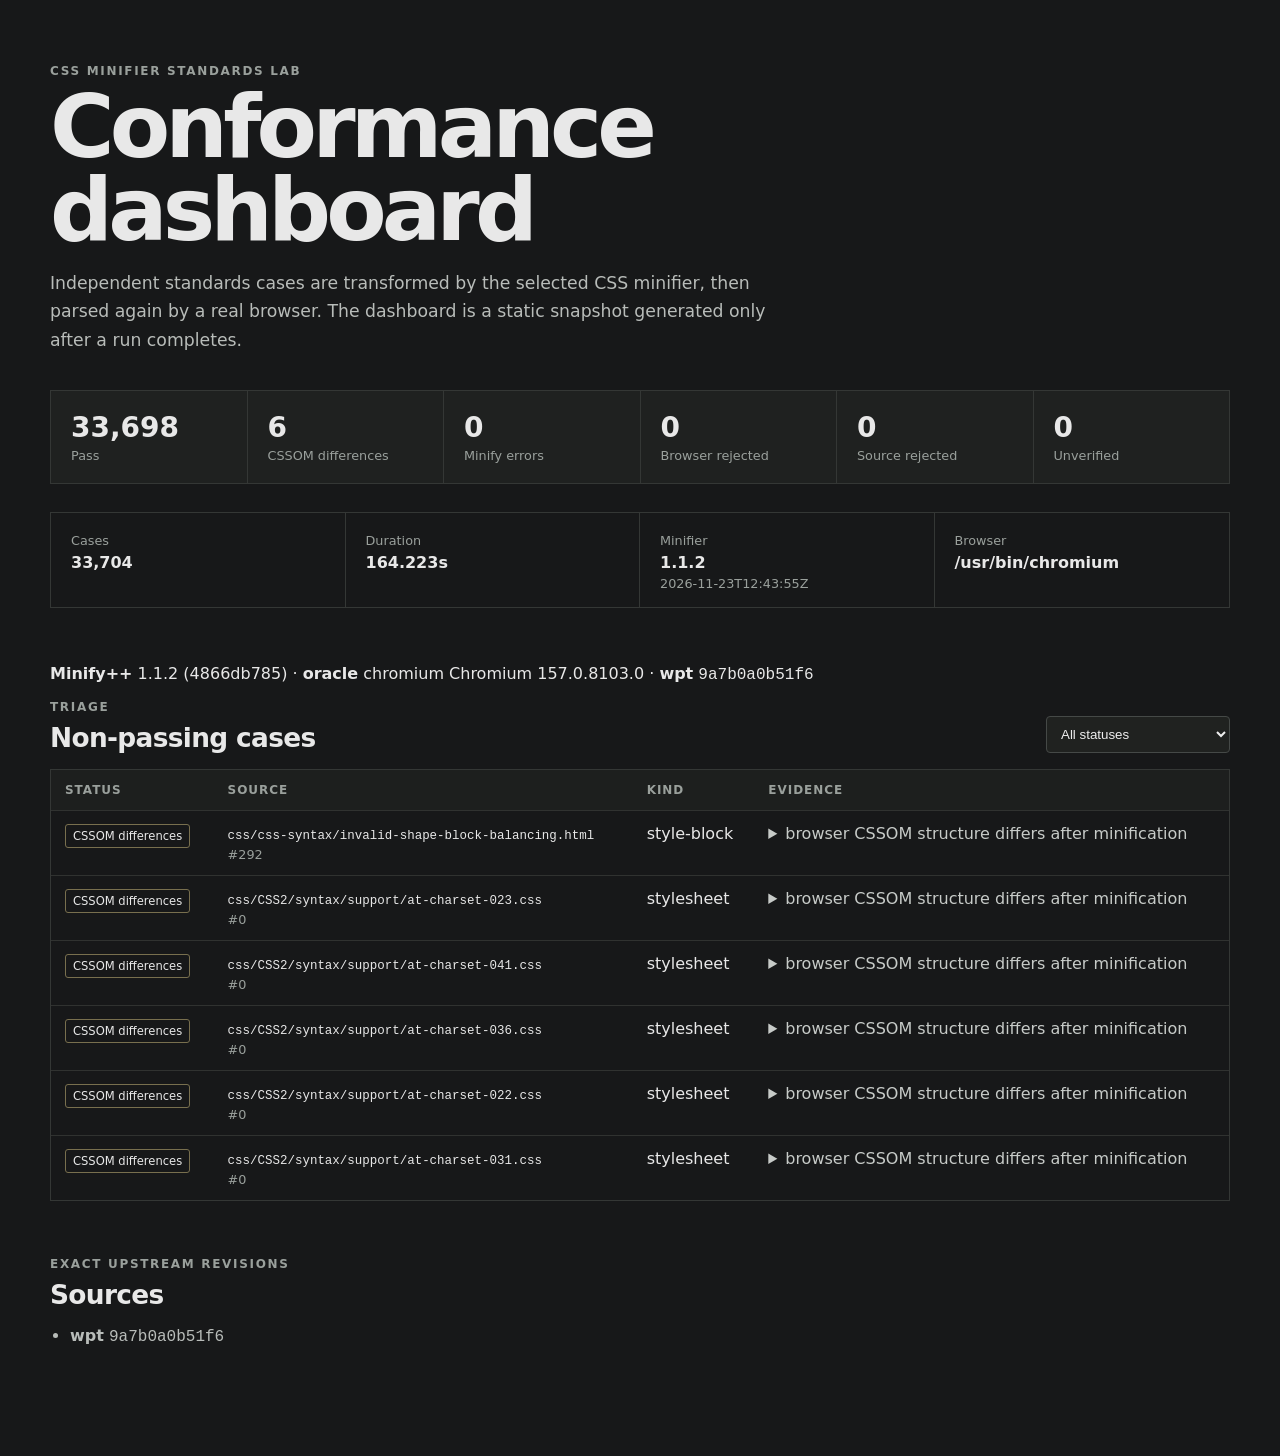
<file: index.html>
<!doctype html>
<html lang="en">
<head>
<meta charset="utf-8">
<meta name="viewport" content="width=device-width, initial-scale=1">
<title>Minify++ Conformance</title>
<meta name="description" content="Standards conformance results for Minify++ against independent web-platform corpora.">
<link rel="stylesheet" href="assets/css/style.css">
<script src="assets/js/script.js" defer></script>
</head>
<body>
<main>
<header class="hero">
<p class="eyebrow">CSS minifier standards lab</p>
<h1>Conformance dashboard</h1>
<p class="lede">Independent standards cases are transformed by the selected CSS minifier, then parsed again by a real browser. The dashboard is a static snapshot generated only after a run completes.</p>
</header>
<section class="metrics"><div class="metric"><strong>33,698</strong><span>Pass</span></div><div class="metric"><strong>6</strong><span>CSSOM differences</span></div><div class="metric"><strong>0</strong><span>Minify errors</span></div><div class="metric"><strong>0</strong><span>Browser rejected</span></div><div class="metric"><strong>0</strong><span>Source rejected</span></div><div class="metric"><strong>0</strong><span>Unverified</span></div></section>
<section class="run-meta"><div><span>Cases</span><strong>33,704</strong></div><div><span>Duration</span><strong>164.223s</strong></div><div><span>Minifier</span><strong>1.1.2</strong><span>2026-11-23T12:43:55Z</span></div><div><span>Browser</span><strong>/usr/bin/chromium</strong></div></section><p class="provenance"><strong>Minify++</strong> 1.1.2 (4866db785) &middot; <strong>oracle</strong> chromium Chromium 157.0.8103.0 &middot; <strong>wpt</strong> <code>9a7b0a0b51f6</code></p>
<section>
<div class="section-head"><div><p class="eyebrow">Triage</p><h2>Non-passing cases</h2></div><select id="status-filter" aria-label="Filter failures"><option value="all">All statuses</option><option value="cssom-difference">CSSOM differences</option><option value="minify-error">Minify errors</option><option value="browser-rejected">Browser rejected</option><option value="source-rejected">Source rejected</option><option value="unverified">Unverified</option></select></div>
<div class="table-wrap"><table><thead><tr><th>Status</th><th>Source</th><th>Kind</th><th>Evidence</th></tr></thead><tbody id="cases"><tr data-status="cssom-difference">
<td><span class="status cssom-difference">CSSOM differences</span></td>
<td><code>css/css-syntax/invalid-shape-block-balancing.html</code><small>#292</small></td>
<td>style-block</td>
<td><details><summary>browser CSSOM structure differs after minification</summary><h4>Input</h4><pre><code>
  div { color: red; }
  .foo { clip-path: shape(from 0 0, foo()); }
  .green { color: green; }
</code></pre><h4>Output</h4><pre><code>div{color:red;}.foo{clip-path:shape(from 0 0,foo());}.green{color:green;}</code></pre><h4>Browser CSSOM - input</h4><pre><code>div { color: red; }
.foo { }
.green { color: green; }</code></pre><h4>Browser CSSOM - output</h4><pre><code>div { color: red; }
.foo { }</code></pre></details></td>
</tr><tr data-status="cssom-difference">
<td><span class="status cssom-difference">CSSOM differences</span></td>
<td><code>css/CSS2/syntax/support/at-charset-023.css</code><small>#0</small></td>
<td>stylesheet</td>
<td><details><summary>browser CSSOM structure differs after minification</summary><h4>Input</h4><pre><code> ﻿ . 平 和 ,   # d i v 2  
 {  
         c o l o r :   g r e e n ;  
 }</code></pre><h4>Output</h4><pre><code> ﻿ . 平 和 ,  # d i v 2   {       c o l o r :  g r e e n ;   }</code></pre><h4>Browser CSSOM - input</h4><pre><code>�﻿�.�平�和�, � �#�d�i�v�2� � � { }</code></pre><h4>Browser CSSOM - output</h4><pre><code>�﻿�.�平�和�, ��#�d�i�v�2��� { }</code></pre></details></td>
</tr><tr data-status="cssom-difference">
<td><span class="status cssom-difference">CSSOM differences</span></td>
<td><code>css/CSS2/syntax/support/at-charset-041.css</code><small>#0</small></td>
<td>stylesheet</td>
<td><details><summary>browser CSSOM structure differs after minification</summary><h4>Input</h4><pre><code>&#64; c h a r s e t   &quot; U T F - 1 6 &quot; ;  
 . 星 期 二 价 泌 ,   # d i v 1  
 {  
         c o l o r :   r e d ;  
 } </code></pre><h4>Output</h4><pre><code>&#64; c h a r s e t  &quot; U T F - 1 6 &quot; ;   . 星 期 二 价 泌 ,  # d i v 1   {       c o l o r :  r e d ;   } </code></pre><h4>Browser CSSOM - input</h4><pre><code>� � �.�星�期�二�价�泌�, � �#�d�i�v�1� � � { }</code></pre><h4>Browser CSSOM - output</h4><pre><code>���.�星�期�二�价�泌�, ��#�d�i�v�1��� { }</code></pre></details></td>
</tr><tr data-status="cssom-difference">
<td><span class="status cssom-difference">CSSOM differences</span></td>
<td><code>css/CSS2/syntax/support/at-charset-036.css</code><small>#0</small></td>
<td>stylesheet</td>
<td><details><summary>browser CSSOM structure differs after minification</summary><h4>Input</h4><pre><code> . 平 和 , # d i v 2  
 {  
         c o l o r :   r e d ;  
 }</code></pre><h4>Output</h4><pre><code> . 平 和 , # d i v 2   {       c o l o r :  r e d ;   }</code></pre><h4>Browser CSSOM - input</h4><pre><code>�.�平�和�, �#�d�i�v�2� � � { }</code></pre><h4>Browser CSSOM - output</h4><pre><code>�.�平�和�, �#�d�i�v�2��� { }</code></pre></details></td>
</tr><tr data-status="cssom-difference">
<td><span class="status cssom-difference">CSSOM differences</span></td>
<td><code>css/CSS2/syntax/support/at-charset-022.css</code><small>#0</small></td>
<td>stylesheet</td>
<td><details><summary>browser CSSOM structure differs after minification</summary><h4>Input</h4><pre><code> . 平 和 ,   # d i v 2  
 {  
         c o l o r :   g r e e n ;  
 } </code></pre><h4>Output</h4><pre><code> . 平 和 ,  # d i v 2   {       c o l o r :  g r e e n ;   } </code></pre><h4>Browser CSSOM - input</h4><pre><code>�.�平�和�, � �#�d�i�v�2� � � { }</code></pre><h4>Browser CSSOM - output</h4><pre><code>�.�平�和�, ��#�d�i�v�2��� { }</code></pre></details></td>
</tr><tr data-status="cssom-difference">
<td><span class="status cssom-difference">CSSOM differences</span></td>
<td><code>css/CSS2/syntax/support/at-charset-031.css</code><small>#0</small></td>
<td>stylesheet</td>
<td><details><summary>browser CSSOM structure differs after minification</summary><h4>Input</h4><pre><code>&#64; c h a r s e t   &quot; U T F - 3 2 &quot; ;  
 . 星 期 六 吽 ,   # d i v 2  
 {  
         c o l o r :   g r e e n ;  
 } </code></pre><h4>Output</h4><pre><code>&#64; c h a r s e t  &quot; U T F - 3 2 &quot; ;   . 星 期 六 吽 ,  # d i v 2   {       c o l o r :  g r e e n ;   } </code></pre><h4>Browser CSSOM - input</h4><pre><code>� � �.�星�期�六�吽�, � �#�d�i�v�2� � � { }</code></pre><h4>Browser CSSOM - output</h4><pre><code>���.�星�期�六�吽�, ��#�d�i�v�2��� { }</code></pre></details></td>
</tr></tbody></table></div>
</section>
<section class="sources"><p class="eyebrow">Exact upstream revisions</p><h2>Sources</h2><ul><li><strong>wpt</strong> <code>9a7b0a0b51f6</code></li></ul></section>
</main>
</body>
</html>
</file>
<file: assets/css/style.css>
:root{color-scheme:dark;font-family:Inter,ui-sans-serif,system-ui,sans-serif;background:#171819;color:#e8e8e8}*{box-sizing:border-box}body{margin:0;background:#171819;color:#e8e8e8}body>main{width:min(1180px,calc(100% - 32px));margin:0 auto;padding:64px 0 96px}a{color:inherit}.hero{max-width:780px;margin-bottom:36px}.eyebrow{margin:0 0 8px;color:#9aa09c;text-transform:uppercase;letter-spacing:.14em;font-size:.75rem;font-weight:700}h1,h2,h4{margin:0}h1{font-size:clamp(2.6rem,7vw,5.5rem);line-height:.94;letter-spacing:-.055em}h2{font-size:1.65rem;letter-spacing:-.025em}.lede{max-width:720px;font-size:1.08rem;line-height:1.65;color:#b8bcb9}.metrics{display:grid;grid-template-columns:repeat(6,minmax(0,1fr));gap:1px;background:#343735;border:1px solid #343735;margin:28px 0}.metric{background:#1f2120;padding:20px}.metric strong{display:block;font-size:1.75rem}.metric span,.run-meta span,small{display:block;color:#9aa09c;font-size:.8rem;margin-top:4px}.run-meta{display:grid;grid-template-columns:repeat(4,1fr);border:1px solid #343735;margin-bottom:56px}.run-meta>div{padding:16px 20px;border-right:1px solid #343735}.run-meta>div:last-child{border-right:0}.run-meta strong{display:block;margin-top:5px;overflow-wrap:anywhere}.section-head{display:flex;justify-content:space-between;align-items:end;gap:20px;margin-bottom:16px}select{background:#202220;color:#eee;border:1px solid #454947;padding:9px 34px 9px 10px;border-radius:4px}.table-wrap{overflow:auto;border:1px solid #343735}table{width:100%;border-collapse:collapse;min-width:850px}th,td{text-align:left;padding:13px 14px;border-bottom:1px solid #303230;vertical-align:top}th{font-size:.75rem;text-transform:uppercase;letter-spacing:.08em;color:#9aa09c;background:#1d1f1e}tbody tr:last-child td{border-bottom:0}code,pre{font-family:ui-monospace,SFMono-Regular,Consolas,monospace}td code{font-size:.78rem}details summary{cursor:pointer;color:#c7cbc8}details h4{margin:16px 0 6px;color:#9fa5a1}pre{max-width:720px;overflow:auto;background:#121312;border:1px solid #2f3230;padding:12px;white-space:pre-wrap;word-break:break-word}.status{display:inline-block;padding:4px 7px;border:1px solid #4a4e4b;border-radius:3px;font-size:.72rem;white-space:nowrap}.pass{border-color:#4f6958}.browser-rejected,.minify-error{border-color:#7a5656}.cssom-difference{border-color:#786f4e}.source-rejected,.unverified{border-color:#555b57}.sources{margin-top:56px}.sources ul{padding-left:20px;color:#b8bcb9}.empty{color:#9aa09c;text-align:center;padding:34px}@media(max-width:900px){.metrics{grid-template-columns:repeat(3,1fr)}.run-meta{grid-template-columns:repeat(2,1fr)}.run-meta>div:nth-child(2){border-right:0}}@media(max-width:560px){body>main{width:min(100% - 20px,1180px);padding-top:38px}.metrics{grid-template-columns:repeat(2,1fr)}.run-meta{grid-template-columns:1fr}.run-meta>div{border-right:0;border-bottom:1px solid #343735}.section-head{align-items:start;flex-direction:column}}
</file>
